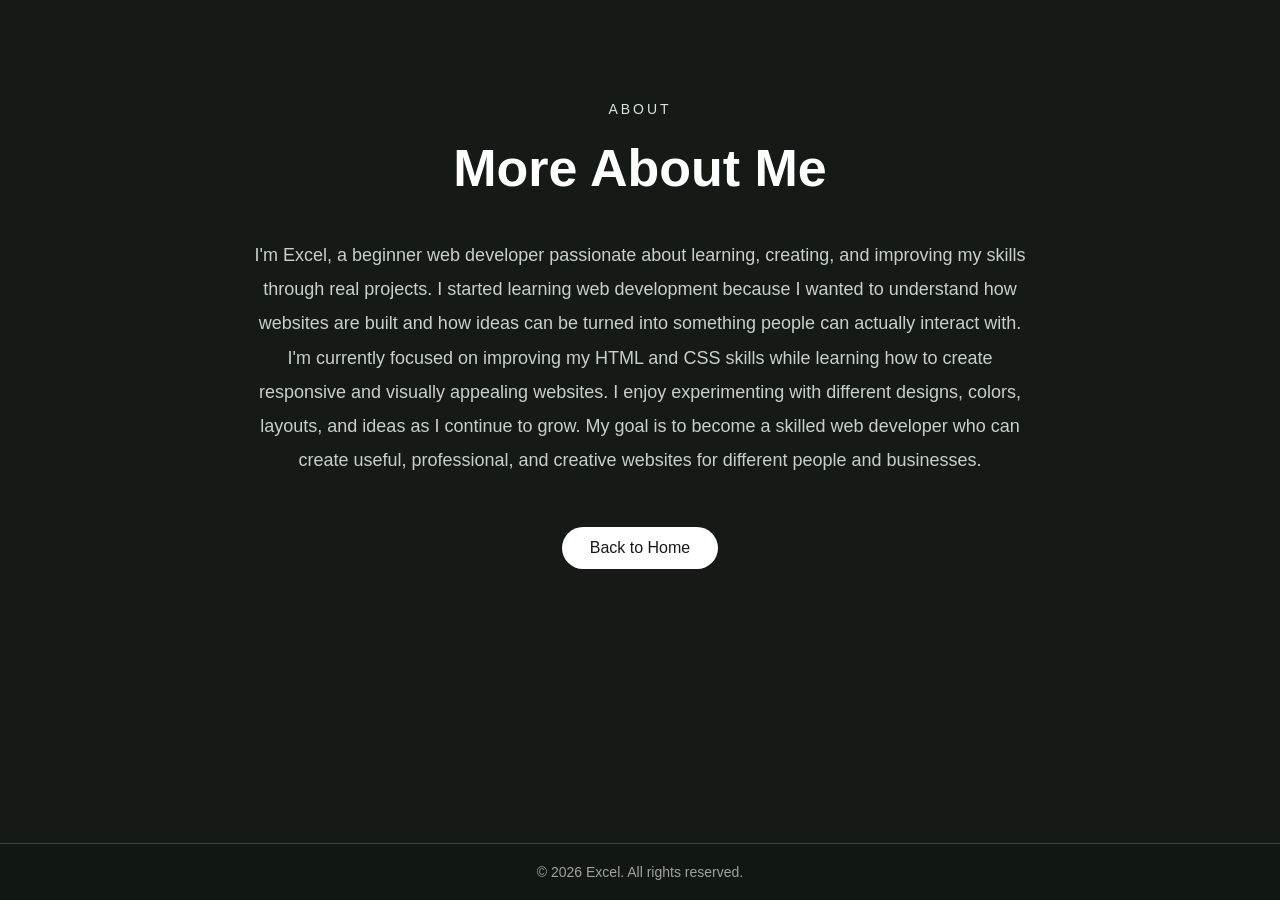
<file: about.html>
<!DOCTYPE html>
<html lang="en">
<head>
    <meta charset="UTF-8">
    <meta name="viewport" content="width=device-width, initial-scale=1.0">
    <link rel="stylesheet" href="about.css">
    <title>About Me</title>
</head>
<body>
    <section class="about-page">
        <span>ABOUT</span>
        <h1>More About Me</h1>
        <p>
            I'm Excel, a beginner web developer passionate about learning,
            creating, and improving my skills through real projects. I started
            learning web development because I wanted to understand how
            websites are built and how ideas can be turned into something
            people can actually interact with. I'm currently focused on
            improving my HTML and CSS skills while learning how to create
            responsive and visually appealing websites. I enjoy experimenting
            with different designs, colors, layouts, and ideas as I continue
            to grow. My goal is to become a skilled web developer who can
            create useful, professional, and creative websites for different
            people and businesses.
        </p>

        <a href="index.html" class="back-button">Back to Home</a>

    </section>

    <footer>

        <p>© 2026 Excel. All rights reserved.</p>

    </footer>

</body>
</html>
</file>
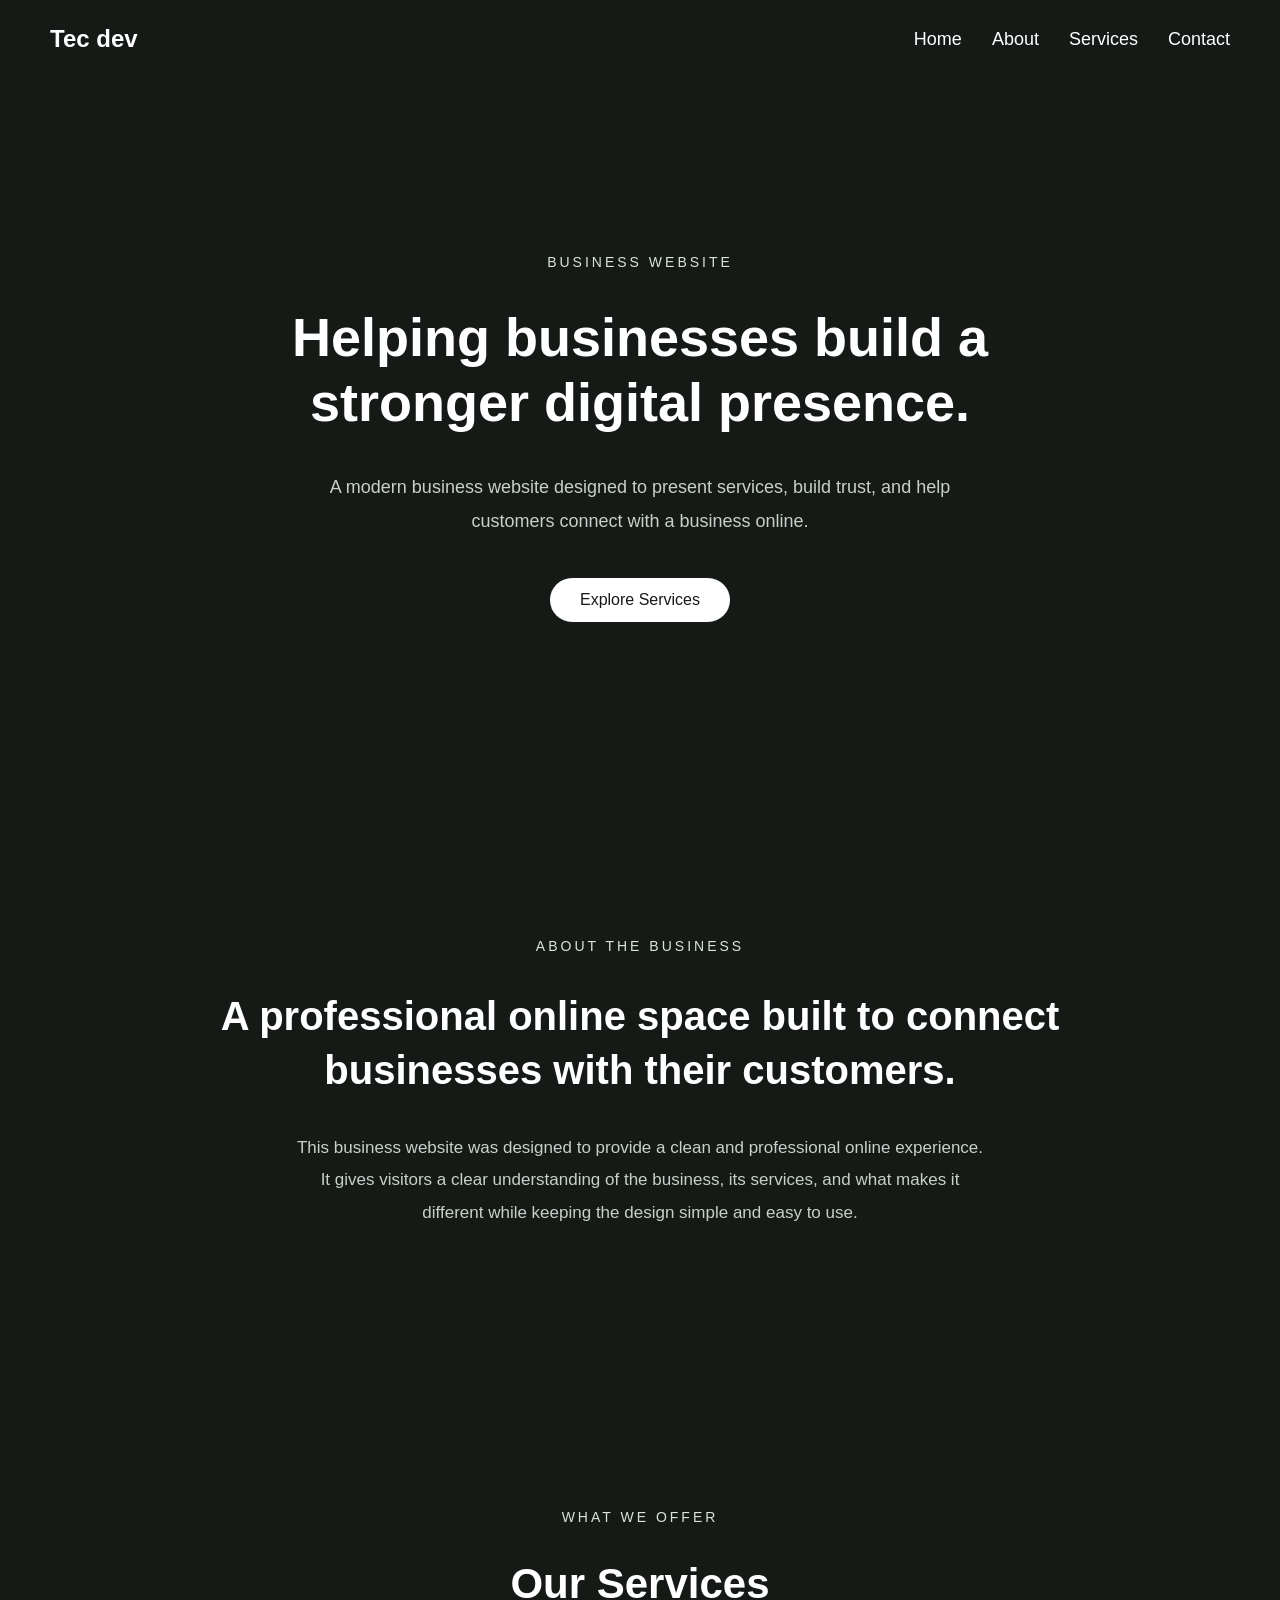
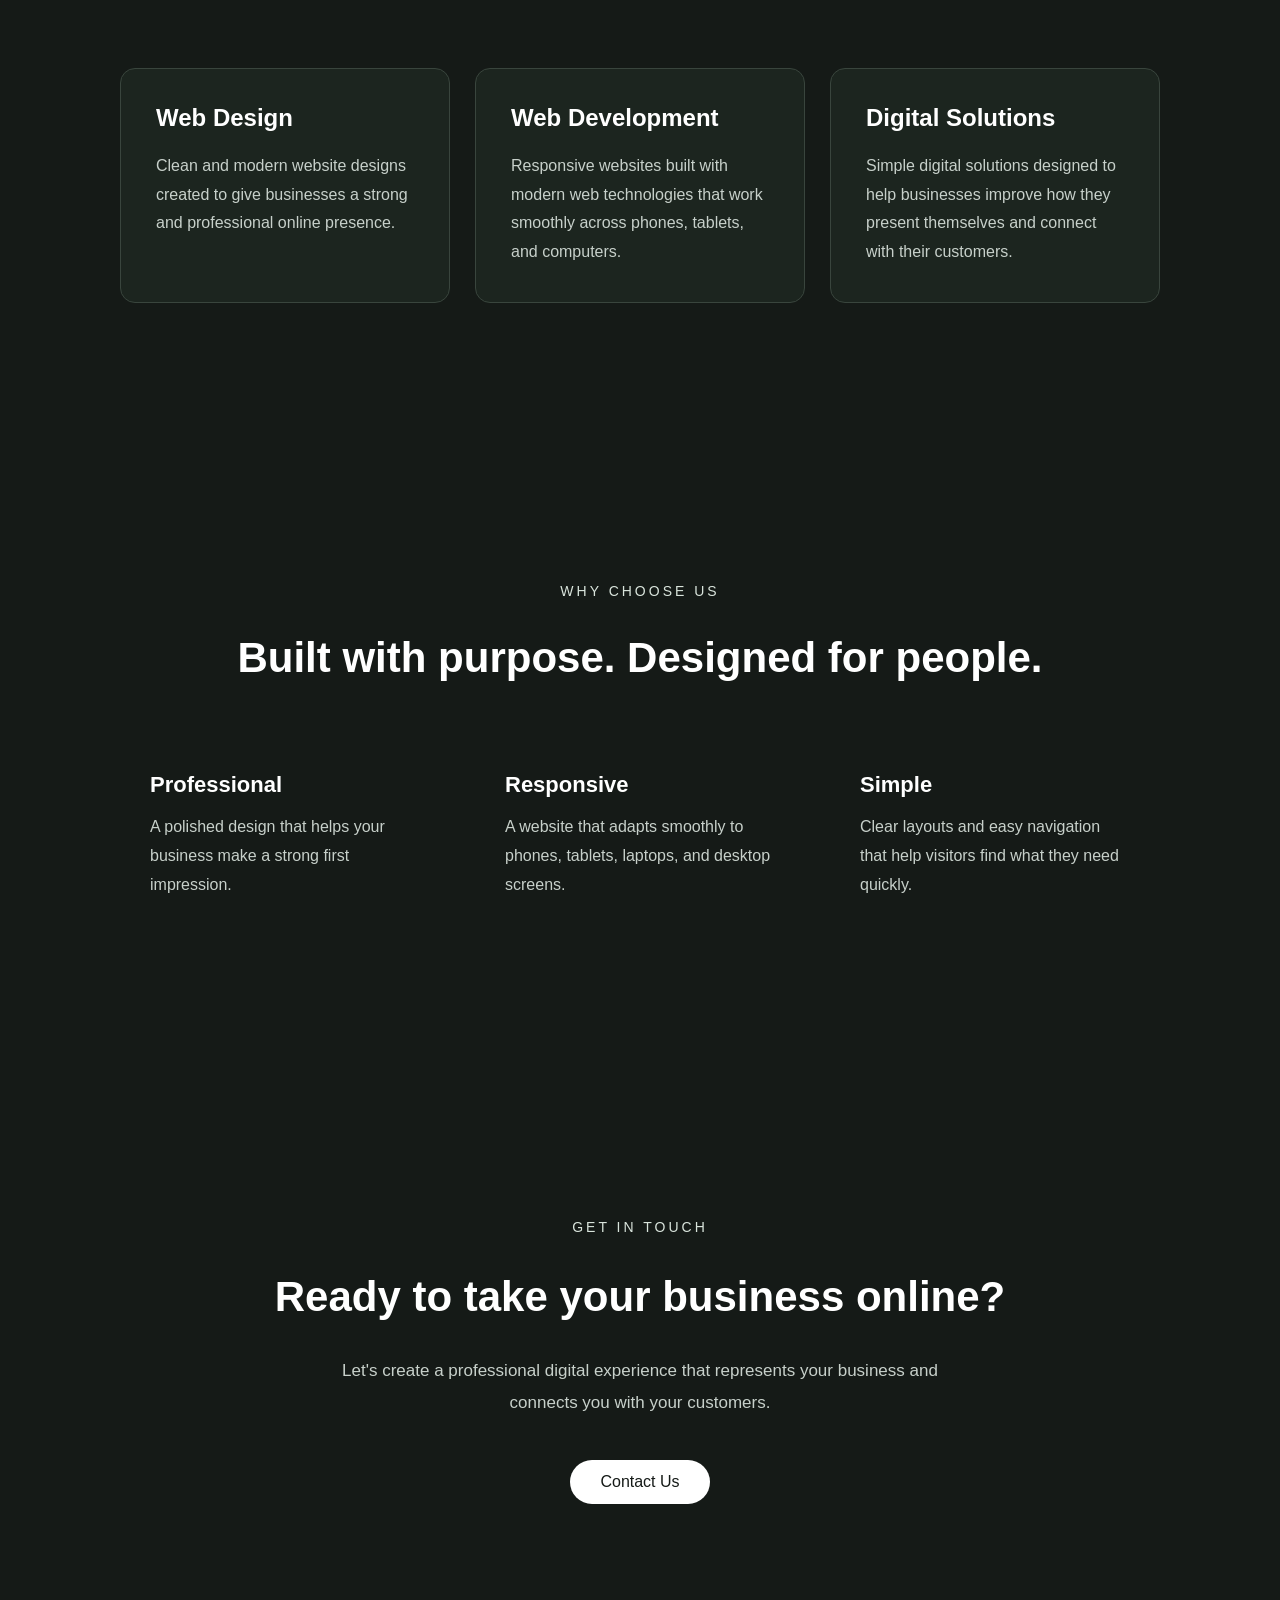
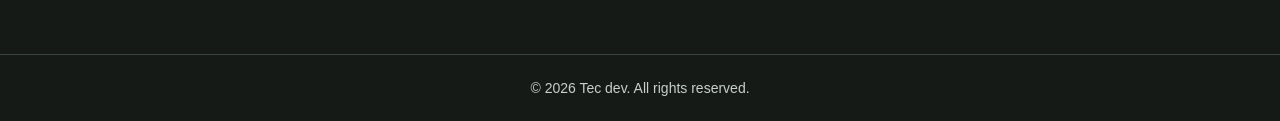
<file: BusinessWebsite.html>
<!DOCTYPE html>
<html lang="en">
<head>
    <meta charset="UTF-8">
    <meta name="viewport" content="width=device-width, initial-scale=1.0">
    <title>Business Website</title>
    <link rel="stylesheet" href="business.css">
</head>
<body>
    <nav>
        <h2>Tec dev</h2>
        <div class="nav-links">
            <a href="#home">Home</a>
            <a href="#about">About</a>
            <a href="#services">Services</a>
            <a href="#contact">Contact</a>
        </div>
    </nav>
    <main>
        <section class="hero" id="home">
            <p>BUSINESS WEBSITE</p>
            <h1>Helping businesses build a stronger digital presence.</h1>
            <p>
                A modern business website designed to present services,
                build trust, and help customers connect with a business online.
            </p>
            <a href="#services" class="hero-button">
                Explore Services
            </a>
        </section>
        <section class="about" id="about">
            <p>ABOUT THE BUSINESS</p>
            <h2>
                A professional online space built to connect businesses with their customers.
            </h2>
            <p>
                This business website was designed to provide a clean and
                professional online experience. It gives visitors a clear
                understanding of the business, its services, and what makes
                it different while keeping the design simple and easy to use.
            </p>
        </section>
        <section class="services" id="services">
            <p>WHAT WE OFFER</p>
            <h2>Our Services</h2>
            <div class="service-grid">
                <div class="service-card">
                    <h3>Web Design</h3>
                    <p>
                        Clean and modern website designs created to give
                        businesses a strong and professional online presence.
                    </p>
                </div>
                <div class="service-card">
                    <h3>Web Development</h3>
                    <p>
                        Responsive websites built with modern web technologies
                        that work smoothly across phones, tablets, and computers.
                    </p>
                </div>
                <div class="service-card">
                    <h3>Digital Solutions</h3>
                    <p>
                        Simple digital solutions designed to help businesses
                        improve how they present themselves and connect with
                        their customers.
                    </p>
                </div>
            </div>
        </section>
        <section class="why-us">
            <p>WHY CHOOSE US</p>
            <h2>Built with purpose. Designed for people.</h2>
            <div class="benefits">
                <div class="benefit">
                    <h3>Professional</h3>
                    <p>
                        A polished design that helps your business make a strong
                        first impression.
                    </p>
                </div>
                <div class="benefit">
                    <h3>Responsive</h3>
                    <p>
                        A website that adapts smoothly to phones, tablets,
                        laptops, and desktop screens.
                    </p>
                </div>
                <div class="benefit">
                    <h3>Simple</h3>
                    <p>
                        Clear layouts and easy navigation that help visitors
                        find what they need quickly.
                    </p>
                </div>
            </div>
        </section>
        <section class="contact" id="contact">
            <p>GET IN TOUCH</p>
            <h2>Ready to take your business online?</h2>
            <p>
                Let's create a professional digital experience that represents
                your business and connects you with your customers.
            </p>
            <a href="https://wa.me/2349115593732" class="contact-button">
                 Contact Us
            </a>
        </section>
    </main>
    <footer>
        <p>© 2026 Tec dev. All rights reserved.</p>
    </footer>
</body>
</html>
</file>
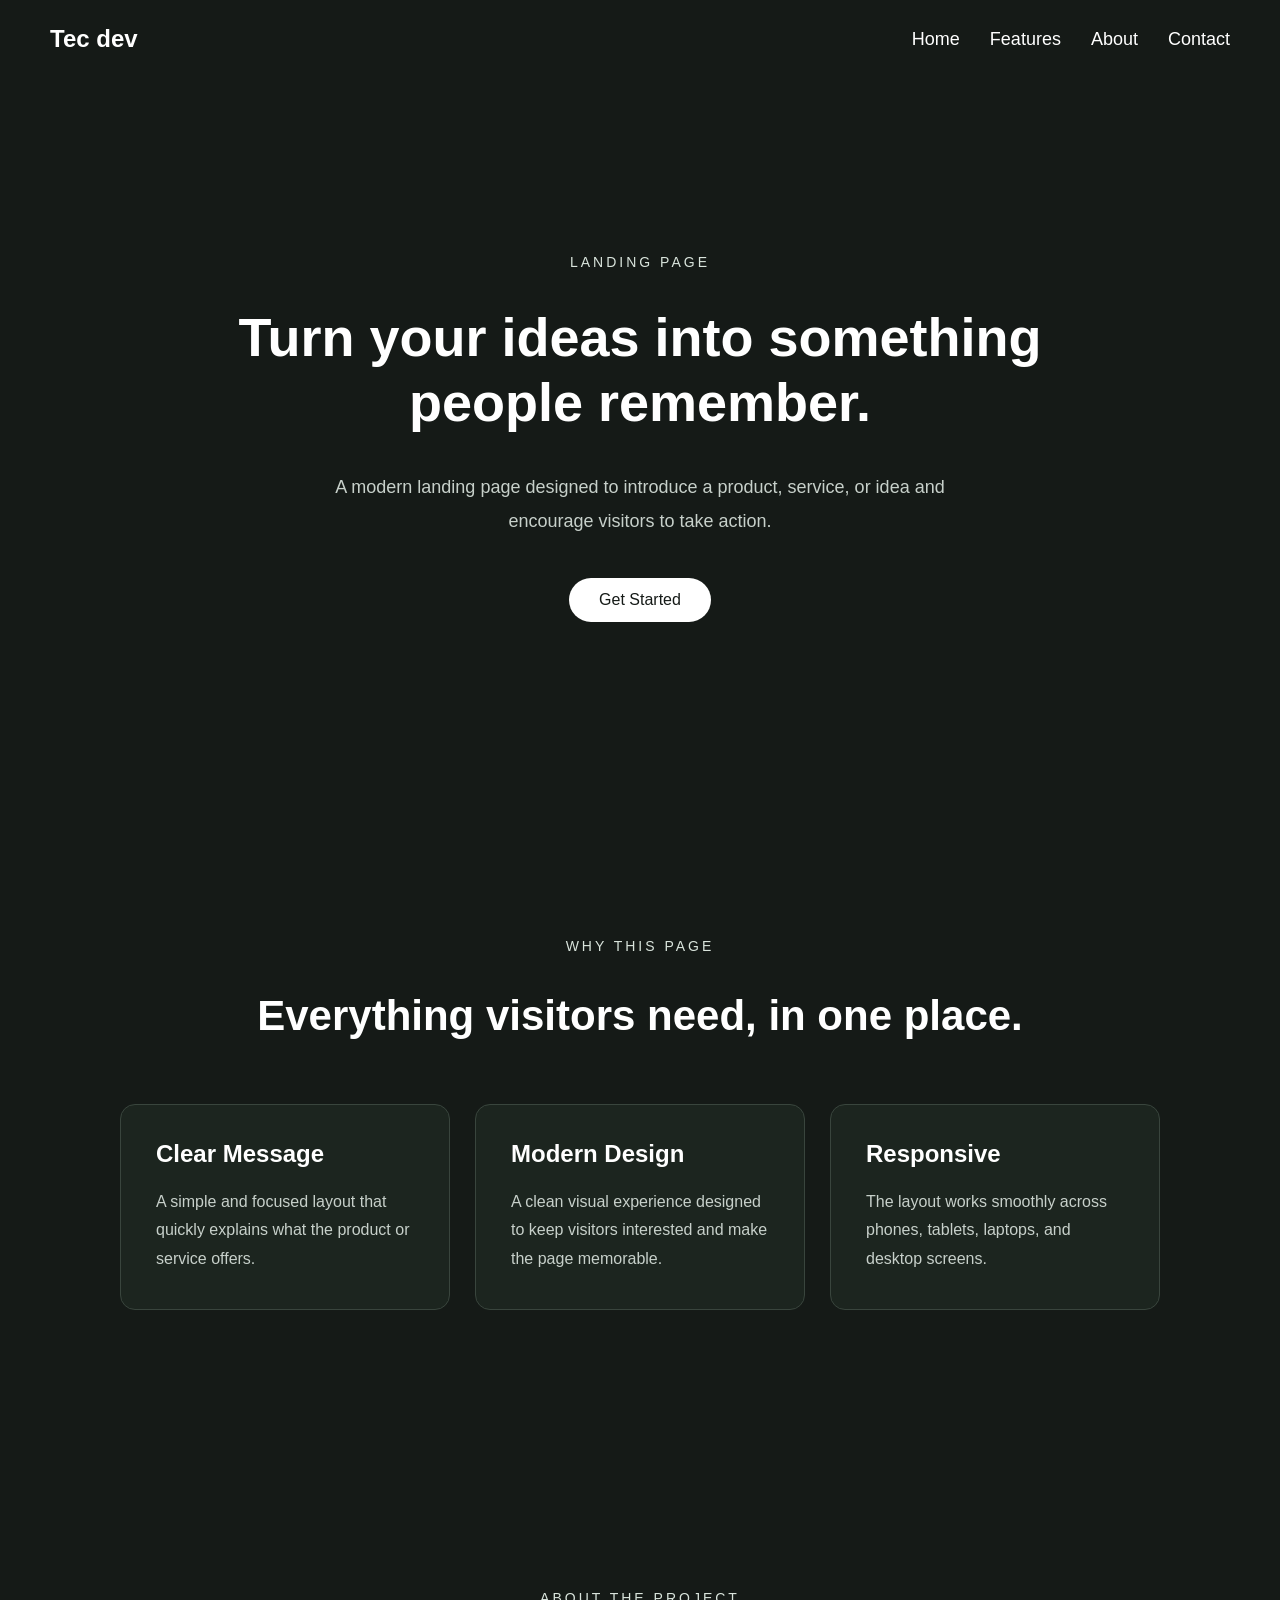
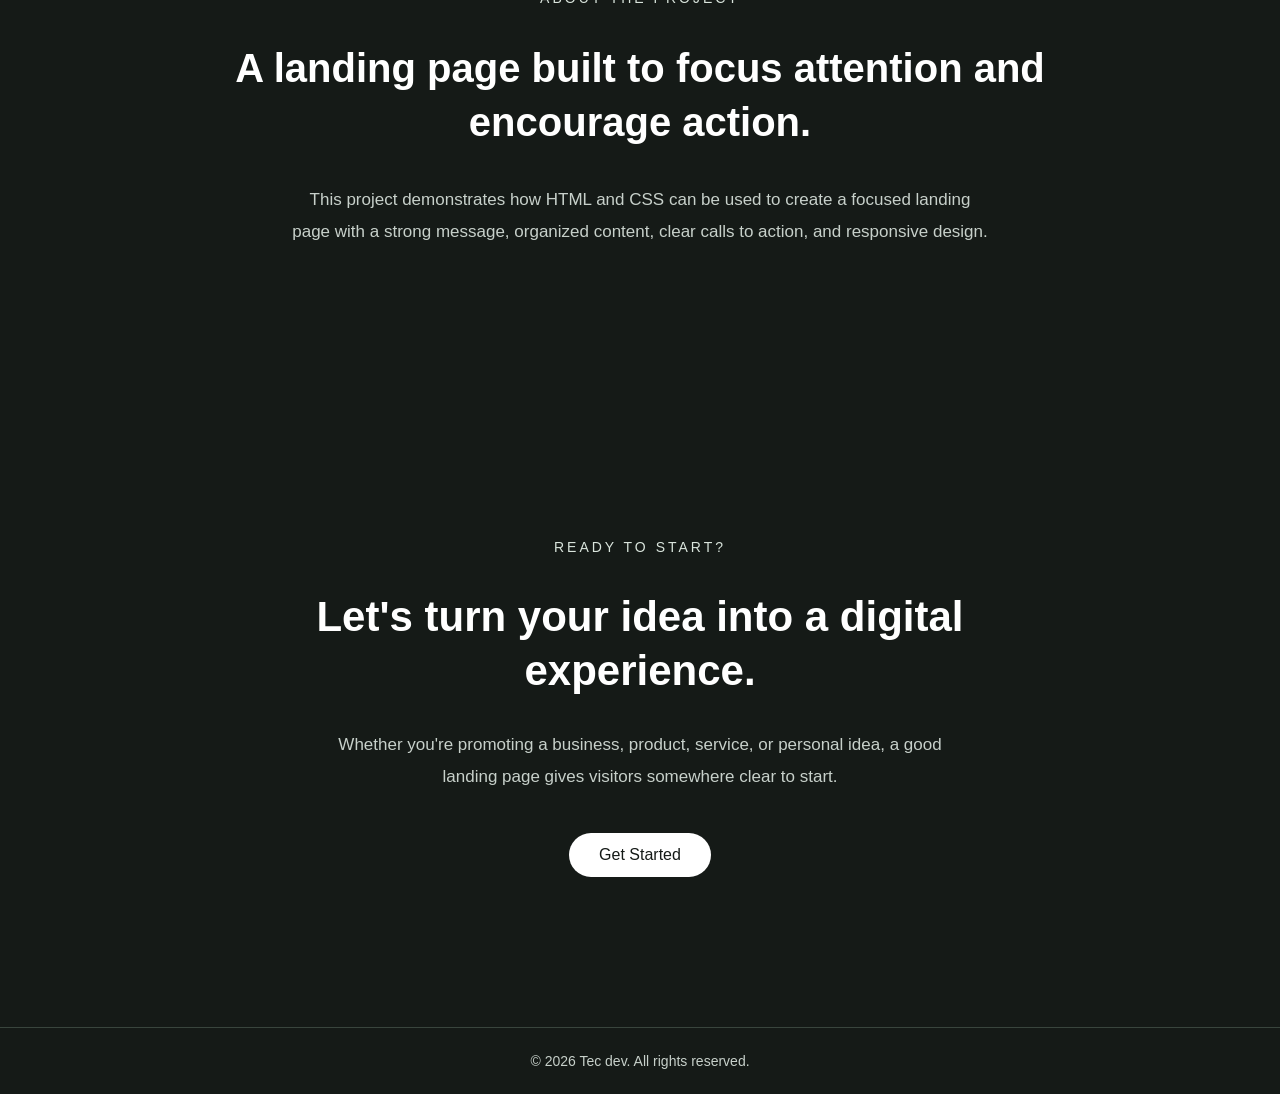
<file: LandingPage.html>
<!DOCTYPE html>
<html lang="en">
<head>
    <meta charset="UTF-8">
    <meta name="viewport" content="width=device-width, initial-scale=1.0">
    <title>Landing Page</title>
    <link rel="stylesheet" href="landingpage.css">
</head>
<body>
    <nav>
        <h2>Tec dev</h2>
        <div class="nav-links">
            <a href="#home">Home</a>
            <a href="#features">Features</a>
            <a href="#about">About</a>
            <a href="#contact">Contact</a>
        </div>
    </nav>

    <main>
        <section class="hero" id="home">
            <p>LANDING PAGE</p>
            <h1>Turn your ideas into something people remember.</h1>
            <p>
                A modern landing page designed to introduce a product,
                service, or idea and encourage visitors to take action.
            </p>
            <a href="#contact" class="hero-button">
                Get Started
            </a>
        </section>

        <section class="features" id="features">
            <p>WHY THIS PAGE</p>
            <h2>Everything visitors need, in one place.</h2>
            <div class="feature-grid">
                <div class="feature-card">
                    <h3>Clear Message</h3>
                    <p>
                        A simple and focused layout that quickly explains
                        what the product or service offers.
                    </p>
                </div>

                <div class="feature-card">
                    <h3>Modern Design</h3>
                    <p>
                        A clean visual experience designed to keep visitors
                        interested and make the page memorable.
                    </p>
                </div>

                <div class="feature-card">
                    <h3>Responsive</h3>
                    <p>
                        The layout works smoothly across phones, tablets,
                        laptops, and desktop screens.
                    </p>
                </div>
            </div>
        </section>

        <section class="about" id="about">
            <p>ABOUT THE PROJECT</p>
            <h2>A landing page built to focus attention and encourage action.</h2>
            <p>
                This project demonstrates how HTML and CSS can be used to
                create a focused landing page with a strong message,
                organized content, clear calls to action, and responsive
                design.
            </p>
        </section>

        <section class="cta" id="contact">
            <p>READY TO START?</p>
            <h2>Let's turn your idea into a digital experience.</h2>
            <p>
                Whether you're promoting a business, product, service,
                or personal idea, a good landing page gives visitors
                somewhere clear to start.
            </p>
            <a href="https://wa.me/2349115593732" class="cta-button">
                Get Started
            </a>
        </section>
    </main>
    <footer>
        <p>© 2026 Tec dev. All rights reserved.</p>
    </footer>

</body>
</html>
</file>
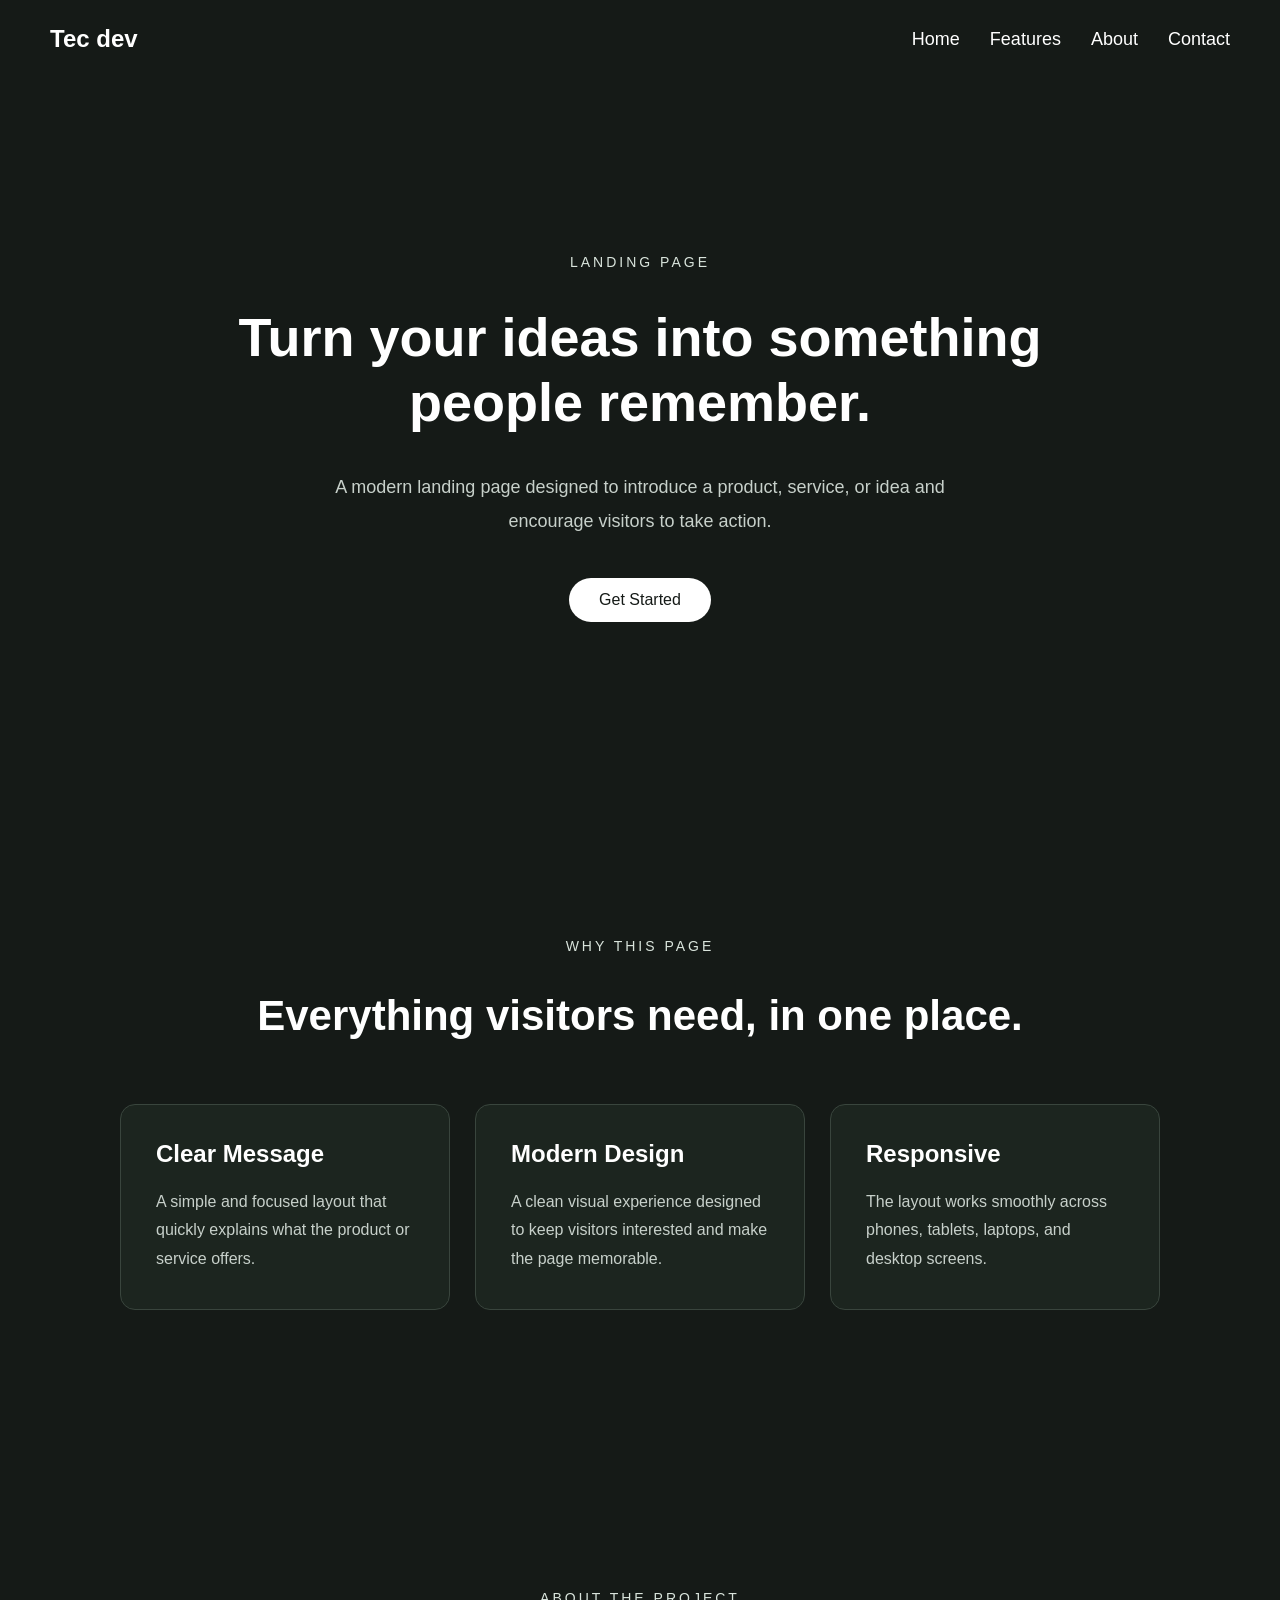
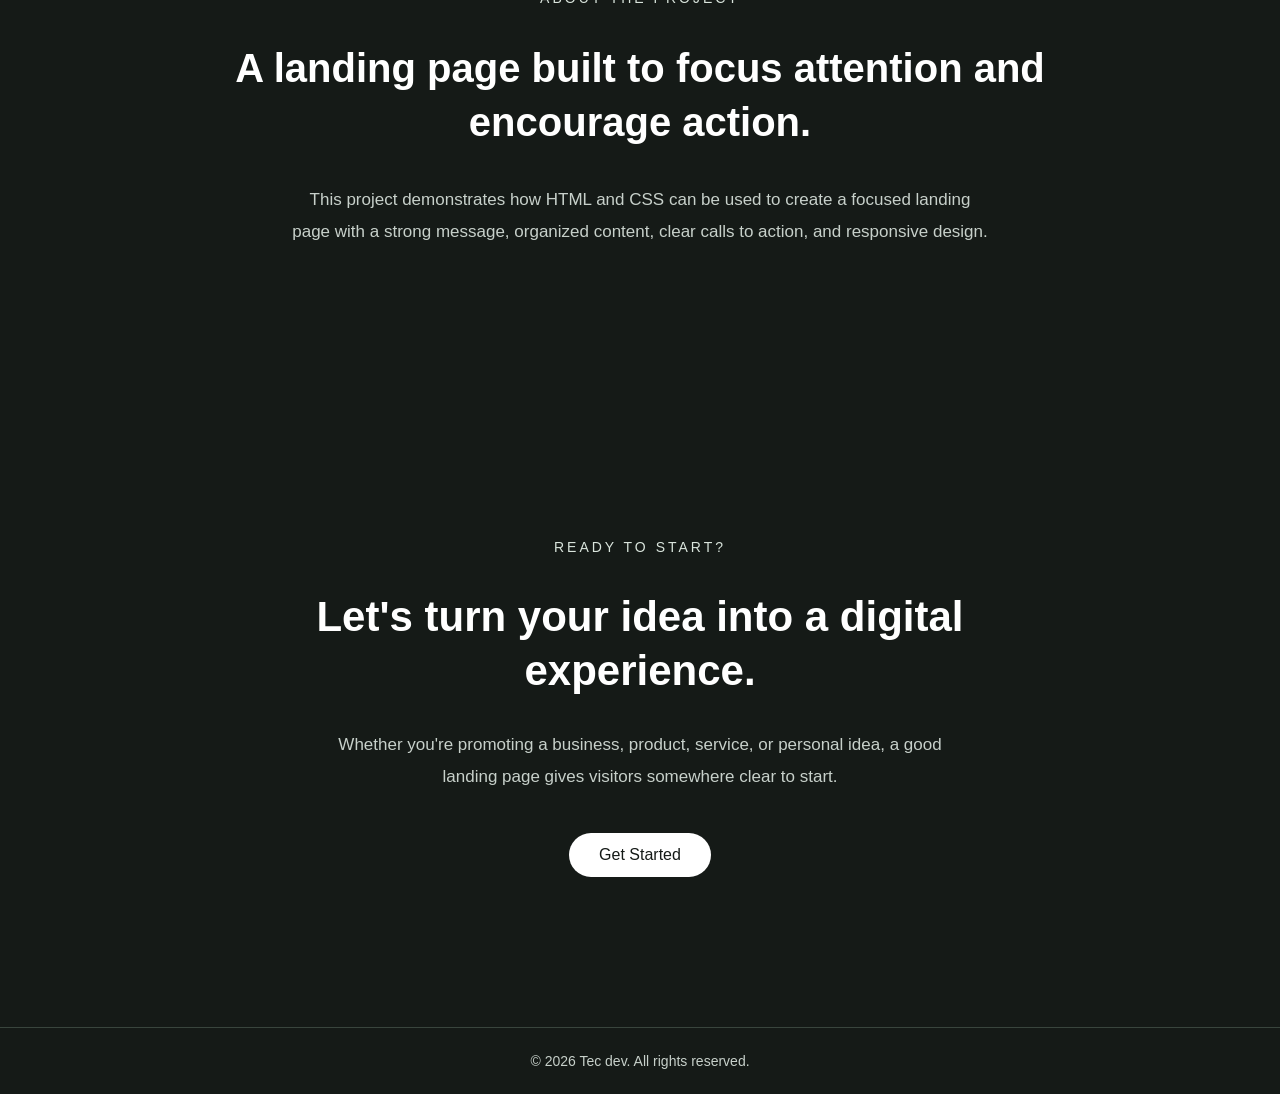
<file: landingpage.html>
<!DOCTYPE html>
<html lang="en">
<head>
    <meta charset="UTF-8">
    <meta name="viewport" content="width=device-width, initial-scale=1.0">
    <title>Landing Page</title>
    <link rel="stylesheet" href="landingpage.css">
</head>
<body>
    <nav>
        <h2>Tec dev</h2>
        <div class="nav-links">
            <a href="#home">Home</a>
            <a href="#features">Features</a>
            <a href="#about">About</a>
            <a href="#contact">Contact</a>
        </div>
    </nav>

    <main>
        <section class="hero" id="home">
            <p>LANDING PAGE</p>
            <h1>Turn your ideas into something people remember.</h1>
            <p>
                A modern landing page designed to introduce a product,
                service, or idea and encourage visitors to take action.
            </p>
            <a href="#contact" class="hero-button">
                Get Started
            </a>
        </section>

        <section class="features" id="features">
            <p>WHY THIS PAGE</p>
            <h2>Everything visitors need, in one place.</h2>
            <div class="feature-grid">
                <div class="feature-card">
                    <h3>Clear Message</h3>
                    <p>
                        A simple and focused layout that quickly explains
                        what the product or service offers.
                    </p>
                </div>

                <div class="feature-card">
                    <h3>Modern Design</h3>
                    <p>
                        A clean visual experience designed to keep visitors
                        interested and make the page memorable.
                    </p>
                </div>

                <div class="feature-card">
                    <h3>Responsive</h3>
                    <p>
                        The layout works smoothly across phones, tablets,
                        laptops, and desktop screens.
                    </p>
                </div>
            </div>
        </section>

        <section class="about" id="about">
            <p>ABOUT THE PROJECT</p>
            <h2>A landing page built to focus attention and encourage action.</h2>
            <p>
                This project demonstrates how HTML and CSS can be used to
                create a focused landing page with a strong message,
                organized content, clear calls to action, and responsive
                design.
            </p>
        </section>

        <section class="cta" id="contact">
            <p>READY TO START?</p>
            <h2>Let's turn your idea into a digital experience.</h2>
            <p>
                Whether you're promoting a business, product, service,
                or personal idea, a good landing page gives visitors
                somewhere clear to start.
            </p>
            <a href="https://wa.me/2349115593732" class="cta-button">
                Get Started
            </a>
        </section>
    </main>
    <footer>
        <p>© 2026 Tec dev. All rights reserved.</p>
    </footer>

</body>
</html>
</file>
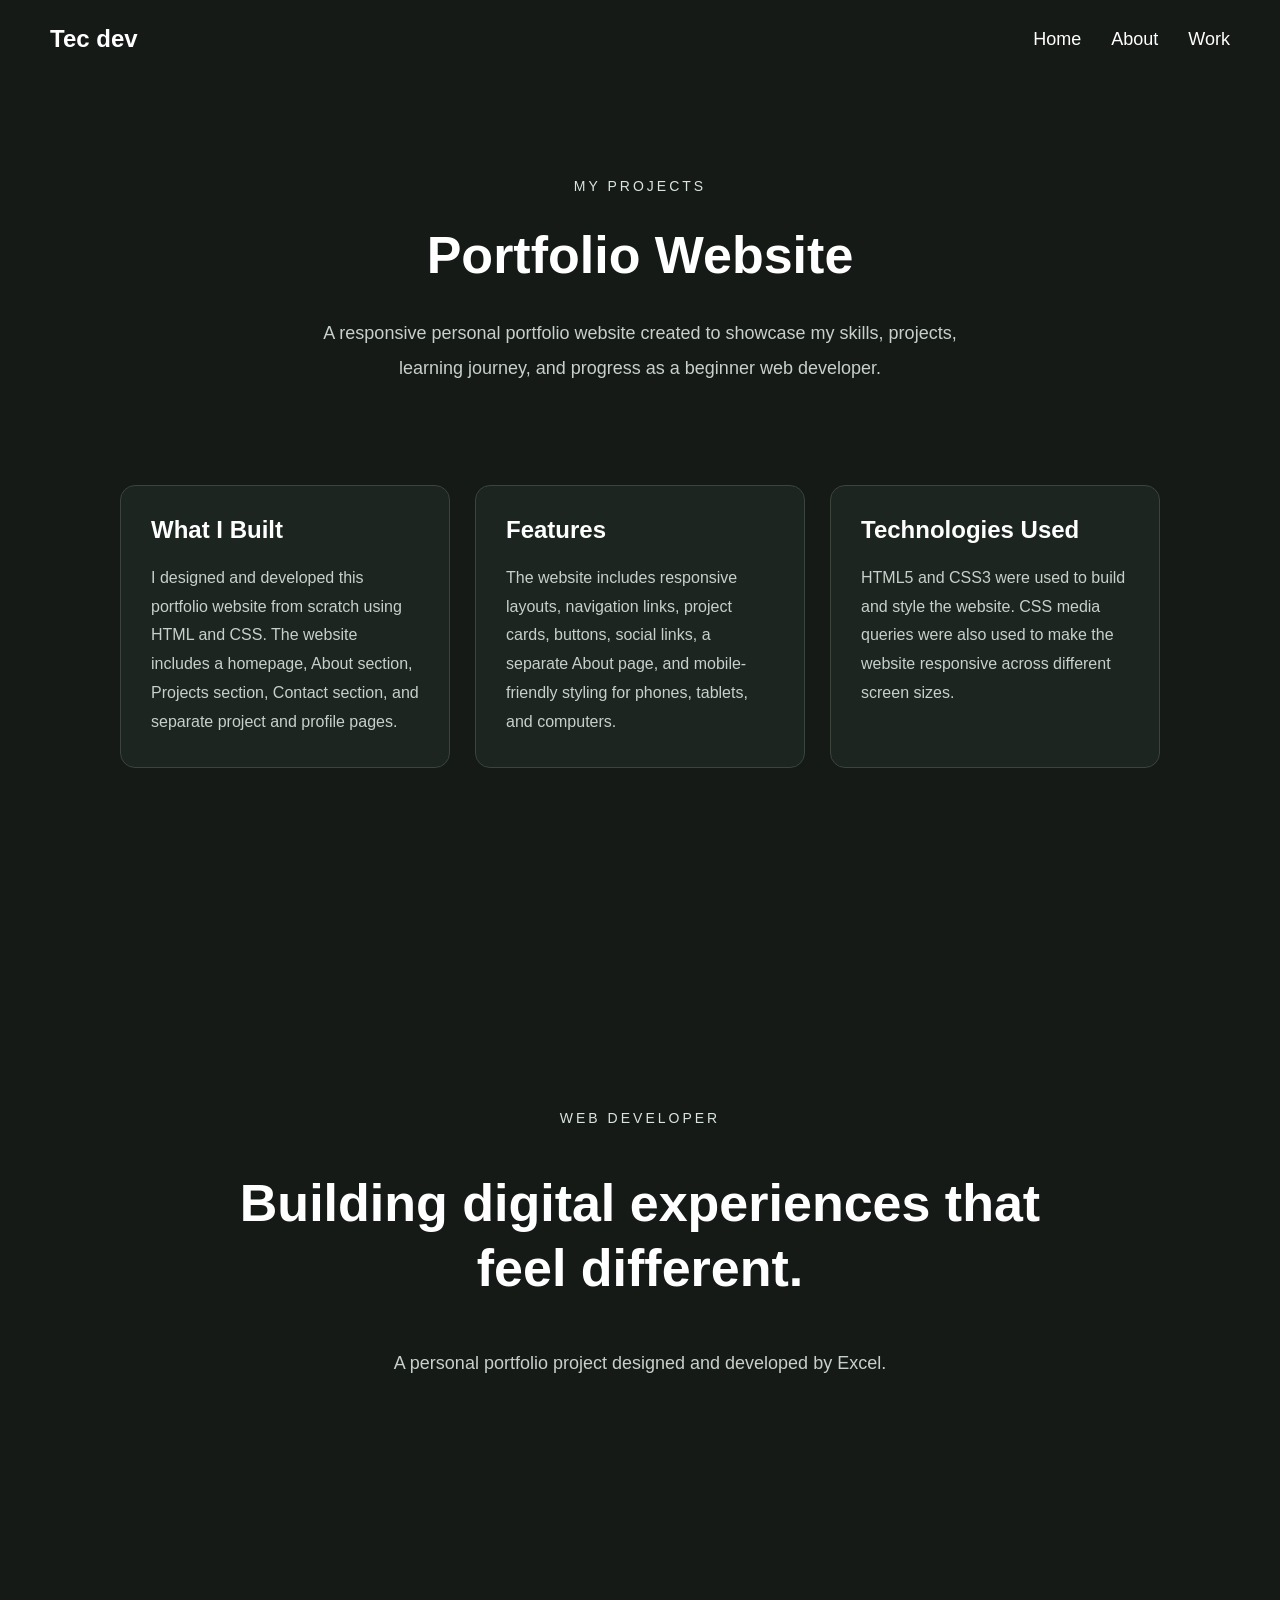
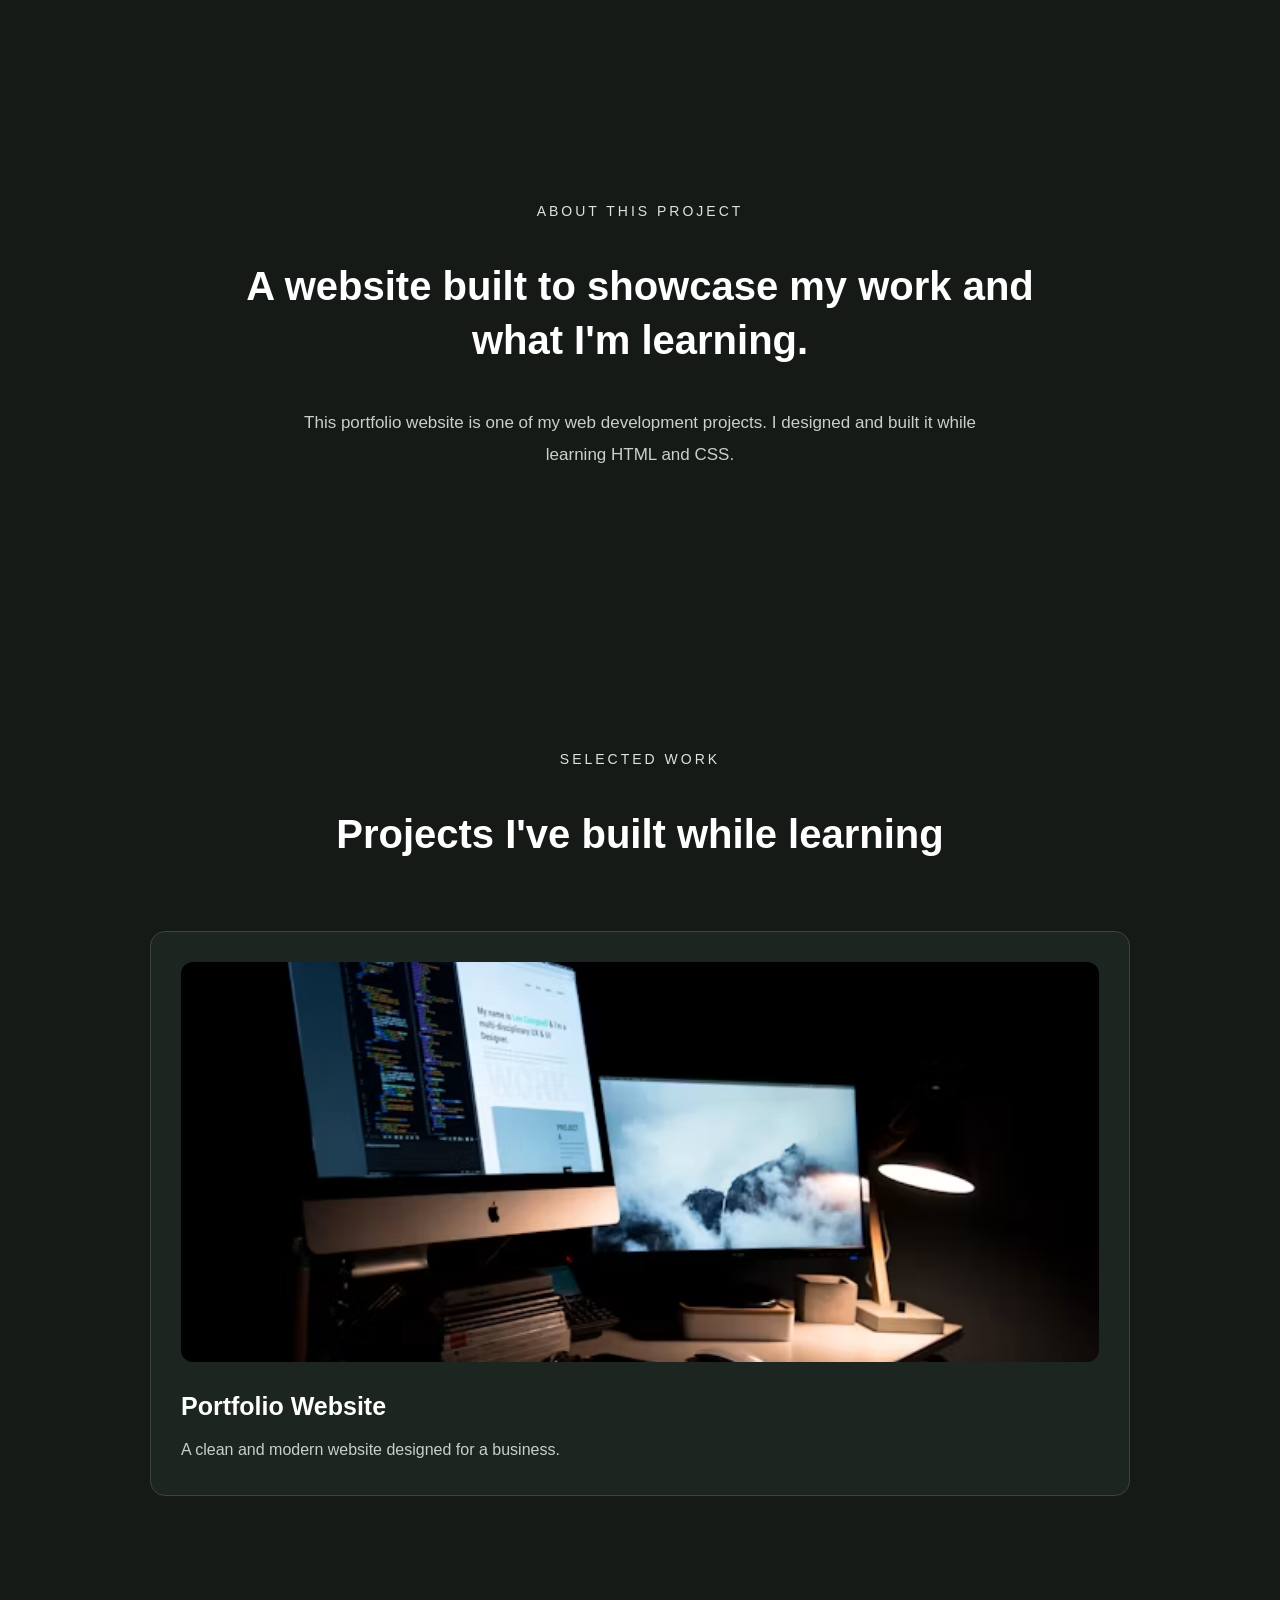
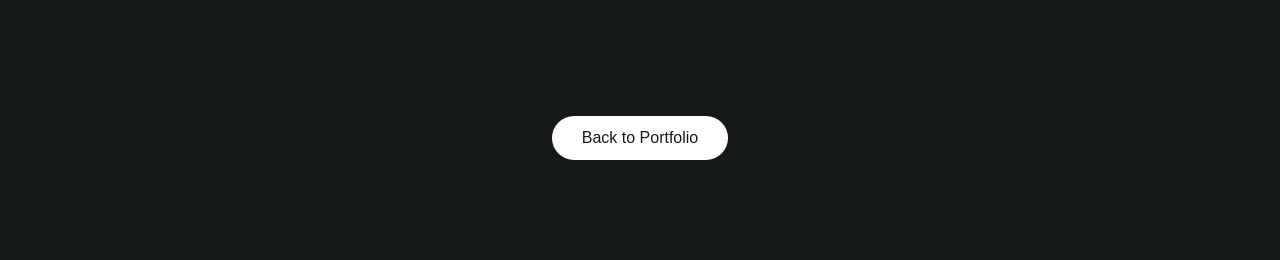
<file: PortfolioWebsite.html>
<!DOCTYPE html>
<html lang="en">
<head>
    <meta charset="UTF-8">
    <meta name="viewport" content="width=device-width, initial-scale=1.0">
    <link rel="stylesheet" href="portfolio.css">
    <title>Portfolio Website</title>
</head>
    <body>

    <nav>
        <h2>Tec dev</h2>

        <div class="nav-links">
            <a href="#home">Home</a>
            <a href="#about">About</a>
            <a href="#work">Work</a>
        </div>
    </nav>

<main class="portfolio-page">
    <span>MY PROJECTS</span>
    <h1>Portfolio Website</h1>
    <p class="intro">
        A responsive personal portfolio website created to showcase my skills, projects, learning journey, and progress as a beginner web developer.
    </p>
    <section class="portfolio-info" id="project-info">
        <div class="info-box">
            <h2>What I Built</h2>
            <p>
                I designed and developed this portfolio website from scratch using HTML and CSS. The website includes a homepage, About section, Projects section, Contact section, and separate project and profile pages.
            </p>
        </div>
        <div class="info-box">
            <h2>Features</h2>
            <p>
                The website includes responsive layouts, navigation links, project cards, buttons, social links, a separate About page, and mobile-friendly styling for phones, tablets, and computers.
            </p>
        </div>
        <div class="info-box">
            <h2>Technologies Used</h2>
            <p>
                HTML5 and CSS3 were used to build and style the website. CSS media queries were also used to make the website responsive across different screen sizes.
            </p>
        </div>
    </section>

    <section class="hero" id="home">
        <p>WEB DEVELOPER</p>
        <h1>Building digital experiences that feel different.</h1>
        <p>A personal portfolio project designed and developed by Excel.</p>
    </section>

    <section class="about" id="about">
        <p>ABOUT THIS PROJECT</p>
        <h2>A website built to showcase my work and what I'm learning.</h2>
        <p>
            This portfolio website is one of my web development projects. I designed and built it while learning HTML and CSS.
        </p>
    </section>

    <section class="work" id="work">
        <p>SELECTED WORK</p>
        <h2>Projects I've built while learning</h2>
        <div class="project-grid">
            <div class="project">
                <div class="project-image">
                    <img src="portfolio image.avif" alt="Portfolio project">
                </div>
                <h3>Portfolio Website</h3>
                <p>
                    A clean and modern website designed for a business.
                </p>
            </div>
        </div>
    </section>

    <a href="index.html" class="back-button">Back to Portfolio</a>

</main>
</body>
</html>
</file>
<file: about.css>
*{
    padding: 0;
    margin: 0;
    box-sizing: border-box;
}

html{
    scroll-behavior: smooth;
}

body{
    background-color: #151A17;
    color: white;
    font-family: Arial, sans-serif;
    min-height: 100vh;
    display: flex;
    flex-direction: column;
}

.about-page{
    max-width: 850px;
    margin: auto;
    padding: 100px 30px;
    text-align: center;
    flex: 1;
}

.about-page span{
    font-size: 14px;
    letter-spacing: 3px;
    color: #D9E4DC;
}

.about-page h1{
    font-size: 52px;
    margin: 20px 0 40px;
    color: white;
}

.about-page p{
    font-size: 18px;
    line-height: 1.9;
    color: #C7D0CA;
    margin-bottom: 30px;
}

.back-button{
    display: inline-block;
    margin-top: 20px;
    padding: 12px 28px;
    border-radius: 30px;
    background-color: white;
    color: #151A17;
    text-decoration: none;
    font-size: 16px;
    transition: 0.3s;
}

.back-button:hover{
    background-color: #C7D0CA;
    transform: translateY(-3px);
}

footer{
    padding: 20px;
    text-align: center;
    border-top: 1px solid #39453D;
    background-color: #111713;
}

footer p{
    font-size: 14px;
    color: white;
    opacity: 0.6;
}

@media(max-width:768px){

    .about-page{
        padding: 70px 20px;
    }

    .about-page span{
        font-size: 13px;
        letter-spacing: 2px;
    }

    .about-page h1{
        font-size: 38px;
        margin: 20px 0 30px;
    }

    .about-page p{
        font-size: 16px;
        line-height: 1.8;
    }

    .back-button{
        padding: 12px 25px;
        font-size: 15px;
    }

    footer{
        padding: 15px;
    }

    footer p{
        font-size: 13px;
    }
}
</file>
<file: business.css>
*{
    padding: 0;
    margin: 0;
    box-sizing: border-box;
}

html{
    scroll-behavior: smooth;
}

body{
    background-color: #151A17;
    color: white;
    font-family: Arial, sans-serif;
    overflow-x: hidden;
}

nav{
    display: flex;
    justify-content: space-between;
    align-items: center;
    padding: 25px 50px;
}

nav h2{
    font-size: 24px;
    color: white;
}

.nav-links{
    display: flex;
    gap: 30px;
}

.nav-links a{
    color: white;
    text-decoration: none;
    font-size: 18px;
    transition: 0.3s;
}

.nav-links a:hover{
    color: #C7D0CA;
}

.hero{
    min-height: 80vh;
    display: flex;
    flex-direction: column;
    justify-content: center;
    align-items: center;
    text-align: center;
    padding: 100px 30px;
}

.hero p:first-child{
    font-size: 14px;
    letter-spacing: 3px;
    color: #D9E4DC;
    margin-bottom: 35px;
}

.hero h1{
    max-width: 850px;
    font-size: 54px;
    line-height: 1.2;
    margin-bottom: 35px;
}

.hero p:nth-of-type(2){
    max-width: 650px;
    font-size: 18px;
    line-height: 1.9;
    color: #C7D0CA;
    margin-bottom: 40px;
}

.hero-button{
    display: inline-block;
    padding: 13px 30px;
    background-color: white;
    color: #151A17;
    text-decoration: none;
    border-radius: 30px;
    font-size: 16px;
    transition: 0.3s;
}

.hero-button:hover{
    background-color: #C7D0CA;
    transform: translateY(-3px);
}

.about{
    max-width: 900px;
    margin: 0 auto;
    padding: 140px 30px;
    text-align: center;
}

.about p:first-child{
    font-size: 14px;
    letter-spacing: 3px;
    color: #D9E4DC;
    margin-bottom: 35px;
}

.about h2{
    font-size: 40px;
    line-height: 1.35;
    margin-bottom: 35px;
}

.about p:last-child{
    max-width: 700px;
    margin: 0 auto;
    font-size: 17px;
    line-height: 1.9;
    color: #C7D0CA;
}

.services{
    max-width: 1100px;
    margin: 0 auto;
    padding: 140px 30px;
    text-align: center;
}

.services > p:first-child{
    font-size: 14px;
    letter-spacing: 3px;
    color: #D9E4DC;
    margin-bottom: 35px;
}

.services h2{
    font-size: 42px;
    margin-bottom: 60px;
}

.service-grid{
    display: flex;
    gap: 25px;
    text-align: left;
}

.service-card{
    flex: 1;
    padding: 35px;
    border: 1px solid #39453D;
    border-radius: 15px;
    background-color: #1C251F;
    transition: 0.3s;
}

.service-card:hover{
    transform: translateY(-6px);
    border-color: #C7D0CA;
}

.service-card h3{
    font-size: 24px;
    margin-bottom: 20px;
}

.service-card p{
    font-size: 16px;
    line-height: 1.8;
    color: #C7D0CA;
}

.why-us{
    max-width: 1100px;
    margin: 0 auto;
    padding: 140px 30px;
    text-align: center;
}

.why-us > p:first-child{
    font-size: 14px;
    letter-spacing: 3px;
    color: #D9E4DC;
    margin-bottom: 35px;
}

.why-us h2{
    font-size: 42px;
    margin-bottom: 60px;
}

.benefits{
    display: flex;
    gap: 25px;
    text-align: left;
}

.benefit{
    flex: 1;
    padding: 30px;
}

.benefit h3{
    font-size: 22px;
    margin-bottom: 15px;
}

.benefit p{
    font-size: 16px;
    line-height: 1.8;
    color: #C7D0CA;
}

.contact{
    max-width: 850px;
    margin: 0 auto;
    padding: 150px 30px;
    text-align: center;
}

.contact p:first-child{
    font-size: 14px;
    letter-spacing: 3px;
    color: #D9E4DC;
    margin-bottom: 35px;
}

.contact h2{
    font-size: 42px;
    line-height: 1.3;
    margin-bottom: 30px;
}

.contact p:nth-of-type(2){
    font-size: 17px;
    line-height: 1.9;
    color: #C7D0CA;
    max-width: 650px;
    margin: 0 auto 40px;
}

.contact-button{
    display: inline-block;
    padding: 13px 30px;
    background-color: white;
    color: #151A17;
    text-decoration: none;
    border-radius: 30px;
    font-size: 16px;
    transition: 0.3s;
}

.contact-button:hover{
    background-color: #C7D0CA;
    transform: translateY(-3px);
}

footer{
    padding: 25px;
    text-align: center;
    border-top: 1px solid #39453D;
}

footer p{
    font-size: 14px;
    color: #C7D0CA;
}

@media(max-width:768px){

    nav{
        flex-direction: column;
        gap: 18px;
        padding: 20px;
    }

    .nav-links{
        flex-wrap: wrap;
        justify-content: center;
        gap: 15px;
    }

    .nav-links a{
        font-size: 16px;
    }

    .hero{
        min-height: 75vh;
        padding: 80px 20px;
    }

    .hero p:first-child{
        font-size: 13px;
        letter-spacing: 2px;
        margin-bottom: 30px;
    }

    .hero h1{
        font-size: 38px;
        line-height: 1.3;
        margin-bottom: 30px;
    }

    .hero p:nth-of-type(2){
        font-size: 16px;
        line-height: 1.8;
        margin-bottom: 35px;
    }

    .hero-button{
        padding: 12px 25px;
        font-size: 15px;
    }

    .about{
        width: 100%;
        padding: 100px 20px;
    }

    .about p:first-child{
        font-size: 13px;
        letter-spacing: 2px;
        margin-bottom: 30px;
    }

    .about h2{
        font-size: 30px;
        line-height: 1.4;
        margin-bottom: 30px;
    }

    .about p:last-child{
        font-size: 16px;
        line-height: 1.8;
    }

    .services{
        width: 100%;
        padding: 100px 20px;
    }

    .services > p:first-child{
        font-size: 13px;
        letter-spacing: 2px;
        margin-bottom: 30px;
    }

    .services h2{
        font-size: 32px;
        margin-bottom: 45px;
    }

    .service-grid{
        flex-direction: column;
        gap: 25px;
    }

    .service-card{
        width: 100%;
        padding: 25px;
    }

    .service-card h3{
        font-size: 22px;
    }

    .service-card p{
        font-size: 16px;
        line-height: 1.8;
    }

    .why-us{
        width: 100%;
        padding: 100px 20px;
    }

    .why-us > p:first-child{
        font-size: 13px;
        letter-spacing: 2px;
        margin-bottom: 30px;
    }

    .why-us h2{
        font-size: 32px;
        line-height: 1.4;
        margin-bottom: 45px;
    }

    .benefits{
        flex-direction: column;
        gap: 25px;
        text-align: center;
    }

    .benefit{
        padding: 20px;
    }

    .benefit h3{
        font-size: 21px;
    }

    .benefit p{
        font-size: 16px;
        line-height: 1.8;
    }

    .contact{
        width: 100%;
        padding: 110px 20px;
    }

    .contact p:first-child{
        font-size: 13px;
        letter-spacing: 2px;
        margin-bottom: 30px;
    }

    .contact h2{
        font-size: 32px;
        line-height: 1.4;
        margin-bottom: 25px;
    }

    .contact p:nth-of-type(2){
        font-size: 16px;
        line-height: 1.8;
        margin-bottom: 35px;
    }

    .contact-button{
        padding: 12px 25px;
        font-size: 15px;
    }

    footer{
        padding: 20px;
    }

    footer p{
        font-size: 13px;
    }
}

@media(min-width:769px) and (max-width:1024px){

    .hero{
        padding: 90px 30px;
    }

    .hero h1{
        font-size: 46px;
    }

    .about,
    .services,
    .why-us{
        padding: 110px 30px;
    }

    .service-grid,
    .benefits{
        gap: 20px;
    }

    .service-card{
        padding: 25px;
    }

    .contact{
        padding: 120px 30px;
    }
}
</file>
<file: landingpage.css>
*{
    padding: 0;
    margin: 0;
    box-sizing: border-box;
}

html{
    scroll-behavior: smooth;
}

body{
    background-color: #151A17;
    color: white;
    font-family: Arial, sans-serif;
    overflow-x: hidden;
}

nav{
    display: flex;
    justify-content: space-between;
    align-items: center;
    padding: 25px 50px;
}

nav h2{
    font-size: 24px;
    color: white;
}

.nav-links{
    display: flex;
    gap: 30px;
}

.nav-links a{
    color: white;
    text-decoration: none;
    font-size: 18px;
    transition: 0.3s;
}

.nav-links a:hover{
    color: #C7D0CA;
}

.hero{
    min-height: 80vh;
    display: flex;
    flex-direction: column;
    justify-content: center;
    align-items: center;
    text-align: center;
    padding: 100px 30px;
}

.hero p:first-child{
    font-size: 14px;
    letter-spacing: 3px;
    color: #D9E4DC;
    margin-bottom: 35px;
}

.hero h1{
    max-width: 850px;
    font-size: 54px;
    line-height: 1.2;
    margin-bottom: 35px;
}

.hero p:nth-of-type(2){
    max-width: 650px;
    font-size: 18px;
    line-height: 1.9;
    color: #C7D0CA;
    margin-bottom: 40px;
}

.hero-button{
    display: inline-block;
    padding: 13px 30px;
    background-color: white;
    color: #151A17;
    text-decoration: none;
    border-radius: 30px;
    font-size: 16px;
    transition: 0.3s;
}

.hero-button:hover{
    background-color: #C7D0CA;
    transform: translateY(-3px);
}

.features{
    max-width: 1100px;
    margin: 0 auto;
    padding: 140px 30px;
    text-align: center;
}

.features > p:first-child{
    font-size: 14px;
    letter-spacing: 3px;
    color: #D9E4DC;
    margin-bottom: 35px;
}

.features h2{
    font-size: 42px;
    line-height: 1.3;
    margin-bottom: 60px;
}

.feature-grid{
    display: flex;
    gap: 25px;
    text-align: left;
}

.feature-card{
    flex: 1;
    padding: 35px;
    border: 1px solid #39453D;
    border-radius: 15px;
    background-color: #1C251F;
    transition: 0.3s;
}

.feature-card:hover{
    transform: translateY(-6px);
    border-color: #C7D0CA;
}

.feature-card h3{
    font-size: 24px;
    margin-bottom: 20px;
}

.feature-card p{
    font-size: 16px;
    line-height: 1.8;
    color: #C7D0CA;
}

.about{
    max-width: 900px;
    margin: 0 auto;
    padding: 140px 30px;
    text-align: center;
}

.about p:first-child{
    font-size: 14px;
    letter-spacing: 3px;
    color: #D9E4DC;
    margin-bottom: 35px;
}

.about h2{
    font-size: 40px;
    line-height: 1.35;
    margin-bottom: 35px;
}

.about p:last-child{
    max-width: 700px;
    margin: 0 auto;
    font-size: 17px;
    line-height: 1.9;
    color: #C7D0CA;
}

.cta{
    max-width: 850px;
    margin: 0 auto;
    padding: 150px 30px;
    text-align: center;
}

.cta p:first-child{
    font-size: 14px;
    letter-spacing: 3px;
    color: #D9E4DC;
    margin-bottom: 35px;
}

.cta h2{
    font-size: 42px;
    line-height: 1.3;
    margin-bottom: 30px;
}

.cta p:nth-of-type(2){
    max-width: 650px;
    margin: 0 auto 40px;
    font-size: 17px;
    line-height: 1.9;
    color: #C7D0CA;
}

.cta-button{
    display: inline-block;
    padding: 13px 30px;
    background-color: white;
    color: #151A17;
    text-decoration: none;
    border-radius: 30px;
    font-size: 16px;
    transition: 0.3s;
}

.cta-button:hover{
    background-color: #C7D0CA;
    transform: translateY(-3px);
}

footer{
    padding: 25px;
    text-align: center;
    border-top: 1px solid #39453D;
}

footer p{
    font-size: 14px;
    color: #C7D0CA;
}

@media(max-width:768px){

    nav{
        flex-direction: column;
        gap: 18px;
        padding: 20px;
    }

    .nav-links{
        flex-wrap: wrap;
        justify-content: center;
        gap: 15px;
    }

    .nav-links a{
        font-size: 16px;
    }

    .hero{
        min-height: 75vh;
        padding: 80px 20px;
    }

    .hero p:first-child{
        font-size: 13px;
        letter-spacing: 2px;
        margin-bottom: 30px;
    }

    .hero h1{
        font-size: 38px;
        line-height: 1.3;
        margin-bottom: 30px;
    }

    .hero p:nth-of-type(2){
        font-size: 16px;
        line-height: 1.8;
        margin-bottom: 35px;
    }

    .hero-button{
        padding: 12px 25px;
        font-size: 15px;
    }

    .features{
        width: 100%;
        padding: 100px 20px;
    }

    .features > p:first-child{
        font-size: 13px;
        letter-spacing: 2px;
        margin-bottom: 30px;
    }

    .features h2{
        font-size: 32px;
        line-height: 1.4;
        margin-bottom: 45px;
    }

    .feature-grid{
        flex-direction: column;
        gap: 25px;
    }

    .feature-card{
        width: 100%;
        padding: 25px;
    }

    .feature-card h3{
        font-size: 22px;
    }

    .feature-card p{
        font-size: 16px;
        line-height: 1.8;
    }

    .about{
        width: 100%;
        padding: 100px 20px;
    }

    .about p:first-child{
        font-size: 13px;
        letter-spacing: 2px;
        margin-bottom: 30px;
    }

    .about h2{
        font-size: 30px;
        line-height: 1.4;
        margin-bottom: 30px;
    }

    .about p:last-child{
        font-size: 16px;
        line-height: 1.8;
    }

    .cta{
        width: 100%;
        padding: 110px 20px;
    }

    .cta p:first-child{
        font-size: 13px;
        letter-spacing: 2px;
        margin-bottom: 30px;
    }

    .cta h2{
        font-size: 32px;
        line-height: 1.4;
        margin-bottom: 25px;
    }

    .cta p:nth-of-type(2){
        font-size: 16px;
        line-height: 1.8;
        margin-bottom: 35px;
    }

    .cta-button{
        padding: 12px 25px;
        font-size: 15px;
    }

    footer{
        padding: 20px;
    }

    footer p{
        font-size: 13px;
    }
}

@media(min-width:769px) and (max-width:1024px){

    .hero{
        padding: 90px 30px;
    }

    .hero h1{
        font-size: 46px;
    }

    .features,
    .about{
        padding: 110px 30px;
    }

    .feature-grid{
        gap: 20px;
    }

    .feature-card{
        padding: 25px;
    }

    .cta{
        padding: 120px 30px;
    }
}
</file>
<file: portfolio.css>
*{
    padding: 0;
    margin: 0;
    box-sizing: border-box;
}

html{
    scroll-behavior: smooth;
}

body{
    background-color: #151A17;
    color: white;
    font-family: Arial, sans-serif;
    overflow-x: hidden;
}

nav{
    display: flex;
    justify-content: space-between;
    align-items: center;
    padding: 25px 50px;
}

nav h2{
    font-size: 24px;
    color: white;
}

.nav-links{
    display: flex;
    gap: 30px;
}

.nav-links a{
    color: white;
    text-decoration: none;
    font-size: 18px;
    transition: 0.3s;
}

.nav-links a:hover{
    color: #C7D0CA;
}

.portfolio-page{
    max-width: 1100px;
    margin: 0 auto;
    padding: 100px 30px;
    text-align: center;
}

.portfolio-page > span{
    display: block;
    font-size: 14px;
    letter-spacing: 3px;
    color: #D9E4DC;
    margin-bottom: 30px;
}

.portfolio-page > h1{
    font-size: 52px;
    line-height: 1.2;
    margin-bottom: 30px;
}

.intro{
    max-width: 700px;
    margin: 0 auto;
    font-size: 18px;
    line-height: 1.9;
    color: #C7D0CA;
}

.portfolio-info{
    display: flex;
    gap: 25px;
    margin-top: 100px;
    margin-bottom: 140px;
    text-align: left;
}

.info-box{
    flex: 1;
    padding: 30px;
    border: 1px solid #39453D;
    border-radius: 15px;
    background-color: #1C251F;
    transition: 0.3s;
}

.info-box:hover{
    transform: translateY(-6px);
    border-color: #C7D0CA;
}

.info-box h2{
    font-size: 24px;
    margin-bottom: 20px;
    color: white;
}

.info-box p{
    font-size: 16px;
    line-height: 1.8;
    color: #C7D0CA;
}

.hero{
    min-height: 75vh;
    display: flex;
    flex-direction: column;
    justify-content: center;
    align-items: center;
    text-align: center;
    padding: 120px 30px;
    margin-bottom: 80px;
}

.hero p:first-child{
    font-size: 14px;
    letter-spacing: 3px;
    color: #D9E4DC;
    margin-bottom: 45px;
}

.hero h1{
    max-width: 850px;
    font-size: 52px;
    line-height: 1.25;
    margin-bottom: 45px;
}

.hero p:last-child{
    max-width: 600px;
    font-size: 18px;
    line-height: 1.9;
    color: #C7D0CA;
}

.about{
    padding: 140px 30px;
    text-align: center;
}

.about p:first-child{
    font-size: 14px;
    letter-spacing: 3px;
    color: #D9E4DC;
    margin-bottom: 40px;
}

.about h2{
    max-width: 800px;
    margin: 0 auto 40px;
    font-size: 40px;
    line-height: 1.35;
}

.about p:last-child{
    max-width: 700px;
    margin: 0 auto;
    font-size: 17px;
    line-height: 1.9;
    color: #C7D0CA;
}

.work{
    padding: 140px 30px;
    text-align: center;
}

.work > p:first-child{
    font-size: 14px;
    letter-spacing: 3px;
    color: #D9E4DC;
    margin-bottom: 40px;
}

.work h2{
    font-size: 40px;
    line-height: 1.35;
    margin-bottom: 70px;
}

.project-grid{
    display: grid;
    grid-template-columns: 1fr;
    gap: 30px;
}

.project{
    padding: 30px;
    border: 1px solid #39453D;
    border-radius: 15px;
    background-color: #1C251F;
    text-align: left;
    transition: 0.3s;
}

.project:hover{
    transform: translateY(-6px);
    border-color: #C7D0CA;
}

.project-image{
    width: 100%;
    margin-bottom: 30px;
}

.project-image img{
    width: 100%;
    height: 400px;
    display: block;
    object-fit: cover;
    border-radius: 12px;
}

.project h3{
    font-size: 25px;
    margin-bottom: 15px;
}

.project p{
    font-size: 16px;
    line-height: 1.8;
    color: #C7D0CA;
}

.back-button{
    display: inline-block;
    margin-top: 80px;
    padding: 13px 30px;
    border-radius: 30px;
    background-color: white;
    color: #151A17;
    text-decoration: none;
    font-size: 16px;
    transition: 0.3s;
}

.back-button:hover{
    background-color: #C7D0CA;
    transform: translateY(-3px);
}

@media(max-width:768px){

    nav{
        flex-direction: column;
        gap: 18px;
        padding: 20px;
    }

    .nav-links{
        flex-wrap: wrap;
        justify-content: center;
        gap: 15px;
    }

    .nav-links a{
        font-size: 16px;
    }

    .portfolio-page{
        width: 100%;
        padding: 70px 20px;
    }

    .portfolio-page > span{
        font-size: 13px;
        letter-spacing: 2px;
        margin-bottom: 25px;
    }

    .portfolio-page > h1{
        font-size: 38px;
        line-height: 1.3;
        margin-bottom: 30px;
    }

    .intro{
        font-size: 16px;
        line-height: 1.9;
    }

    .portfolio-info{
        flex-direction: column;
        gap: 25px;
        margin-top: 75px;
        margin-bottom: 100px;
    }

    .info-box{
        width: 100%;
        padding: 25px;
    }

    .info-box h2{
        font-size: 22px;
        margin-bottom: 18px;
    }

    .info-box p{
        font-size: 16px;
        line-height: 1.8;
    }

    .hero{
        min-height: 70vh;
        padding: 100px 20px;
        margin-bottom: 50px;
    }

    .hero p:first-child{
        font-size: 13px;
        letter-spacing: 2px;
        margin-bottom: 35px;
    }

    .hero h1{
        font-size: 36px;
        line-height: 1.35;
        margin-bottom: 35px;
    }

    .hero p:last-child{
        font-size: 16px;
        line-height: 1.9;
    }

    .about{
        padding: 100px 20px;
    }

    .about p:first-child{
        font-size: 13px;
        letter-spacing: 2px;
        margin-bottom: 30px;
    }

    .about h2{
        font-size: 30px;
        line-height: 1.4;
        margin-bottom: 30px;
    }

    .about p:last-child{
        font-size: 16px;
        line-height: 1.8;
    }

    .work{
        padding: 100px 20px;
    }

    .work > p:first-child{
        font-size: 13px;
        letter-spacing: 2px;
        margin-bottom: 30px;
    }

    .work h2{
        font-size: 30px;
        line-height: 1.4;
        margin-bottom: 50px;
    }

    .project{
        width: 100%;
        padding: 20px;
    }

    .project-image{
        margin-bottom: 25px;
    }

    .project-image img{
        width: 100%;
        height: auto;
        max-height: 300px;
        object-fit: cover;
    }

    .project h3{
        font-size: 22px;
        margin-bottom: 12px;
    }

    .project p{
        font-size: 16px;
        line-height: 1.8;
    }

    .back-button{
        margin-top: 55px;
        padding: 12px 25px;
        font-size: 15px;
    }
}

@media(min-width:769px) and (max-width:1024px){

    .portfolio-page{
        padding: 90px 30px;
    }

    .portfolio-info{
        gap: 20px;
        margin-top: 80px;
        margin-bottom: 110px;
    }

    .info-box{
        padding: 25px;
    }

    .hero{
        padding: 100px 30px;
    }

    .hero h1{
        font-size: 45px;
    }

    .about,
    .work{
        padding: 110px 30px;
    }
}
</file>
